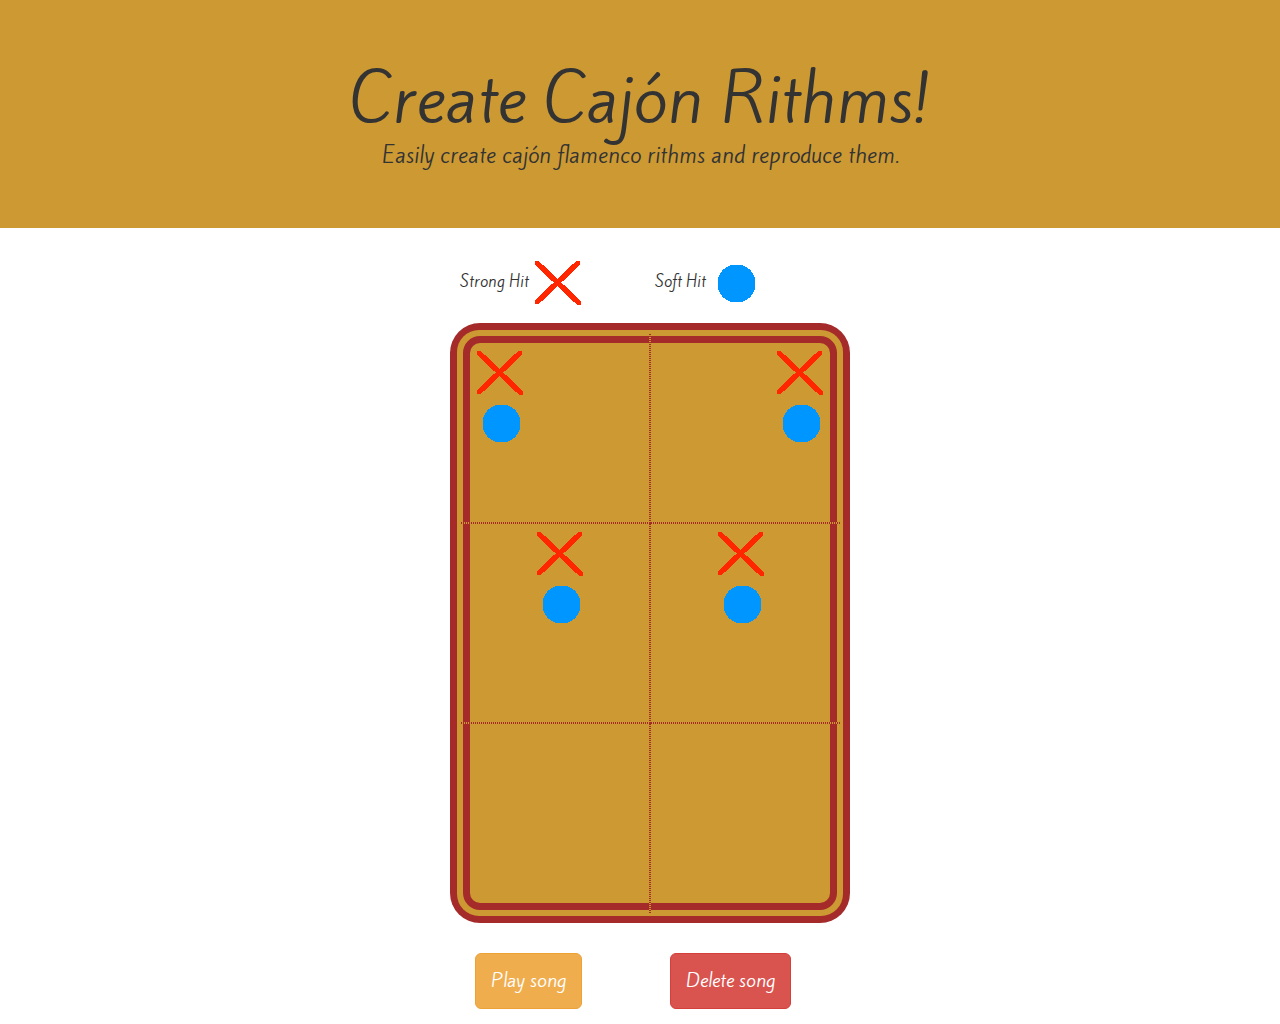
<file: index.html>
<!DOCTYPE html>
<html lang="en">
  <head>
    <meta charset="utf-8">
    <meta name="viewport" content="width=device-width, initial-scale=1.0">
    <meta name="description" content="">
    <meta name="author" content="">
    <link href='http://fonts.googleapis.com/css?family=Kite+One' rel='stylesheet' type='text/css'>
    
    <title>Play Cajon</title>

    <!-- Bootstrap core CSS -->
    <link href="css/bootstrap.css" rel="stylesheet">
    <link href="css/cajon.css" rel="stylesheet">

    <!-- HTML5 shim and Respond.js IE8 support of HTML5 elements and media queries -->
    <!--[if lt IE 9]>
      <script src="../../assets/js/html5shiv.js"></script>
      <script src="../../assets/js/respond.min.js"></script>
    <![endif]-->

    <!-- Custom styles for this template -->
  </head>
<!-- NAVBAR
================================================== -->
  <body>
    <div class="jumbotron">
      <div class="container">
        <h1>Create Cajón Rithms!</h1>
        <p>Easily create cajón flamenco rithms and reproduce them.</p>
      </div>
    </div>
    <div class="container">
        <div class="row">
            <div class="col-md-2 col-md-offset-4">
                Strong Hit
                <img src="img/fuerte.png" />
            </div>
            <div class="col-md-2">
                Soft Hit
                <img src="img/flojo.png" />
            </div>
        </div>
        <div class="cajon">
            <div class="row">
                <div class="col-md-2 col-md-offset-4 cajon-piece cajon-top cajon-left">
                    <div class="row">
                        <div class="col-md-6 agudo-a"><img class="hit-control" src="img/fuerte.png" /></div>
                        <div class="col-md-6 cajon-empty"><img class="hit-control" src="img/nothing.png" /></div>
                    </div>
                    <div class="row">
                        <div class="col-md-6 agudo-b"><img class="hit-control" src="img/flojo.png" /></div>
                        <div class="col-md-6 cajon-empty"><img class="hit-control" src="img/nothing.png" /></div>
                    </div>
                </div>
                <div class="col-md-2 cajon-piece cajon-top cajon-right">
                    <div class="row">
                        <div class="col-md-6 cajon-empty"><img class="hit-control" src="img/nothing.png" /></div>
                        <div class="col-md-6 agudo-a"><img class="hit-control" src="img/fuerte.png" /></div>
                    </div>
                    <div class="row">
                        <div class="col-md-6 cajon-empty"><img class="hit-control" src="img/nothing.png" /></div>
                        <div class="col-md-6 agudo-b"><img class="hit-control" src="img/flojo.png" /></div>
                    </div>
                </div>
            </div>
            <div class="row">
                <div class="col-md-2 col-md-offset-4 cajon-piece cajon-left">
                    <div class="grave-a"><img class="hit-control" src="img/fuerte.png" /></div>
                    <div class="grave-b"><img class="hit-control" src="img/flojo.png" /></div>
                </div>
                <div class="col-md-2 cajon-piece cajon-right">
                    <div class="grave-a"><img class="hit-control" src="img/fuerte.png" /></div>
                    <div class="grave-b"><img class="hit-control" src="img/flojo.png" /></div>
                </div>
            </div>
            <div class="row">
                <div class="col-md-2 col-md-offset-4 cajon-piece cajon-bottom cajon-left">
                </div>
                <div class="col-md-2 cajon-piece cajon-bottom cajon-right">
                </div>
            </div>
        </div>        
        <div class="row">
            <div class="col-md-2 col-md-offset-4">
                <button class="btn btn-lg btn-warning song-control" id="play_song">Play song</button>
            </div>
            <div class="col-md-2">
                <button class="btn btn-lg btn-danger song-control" id="delete_song">Delete song</button>
            </div>
        </div>
    </div>

    <!-- Bootstrap core JavaScript
    ================================================== -->
    <!-- Placed at the end of the document so the pages load faster -->
    <script src="lib/vendor/jquery-1.8.2.min.js"></script>
    <script src="lib/vendor/bootstrap.min.js"></script>
    <script src="lib/vendor/mousetrap.min.js"></script>
    <script src="lib/vendor/buzz.min.js"></script>
    <script src="app/app.js"></script>
  </body>
  <script type="text/javascript">
  </script>
</html>
</file>
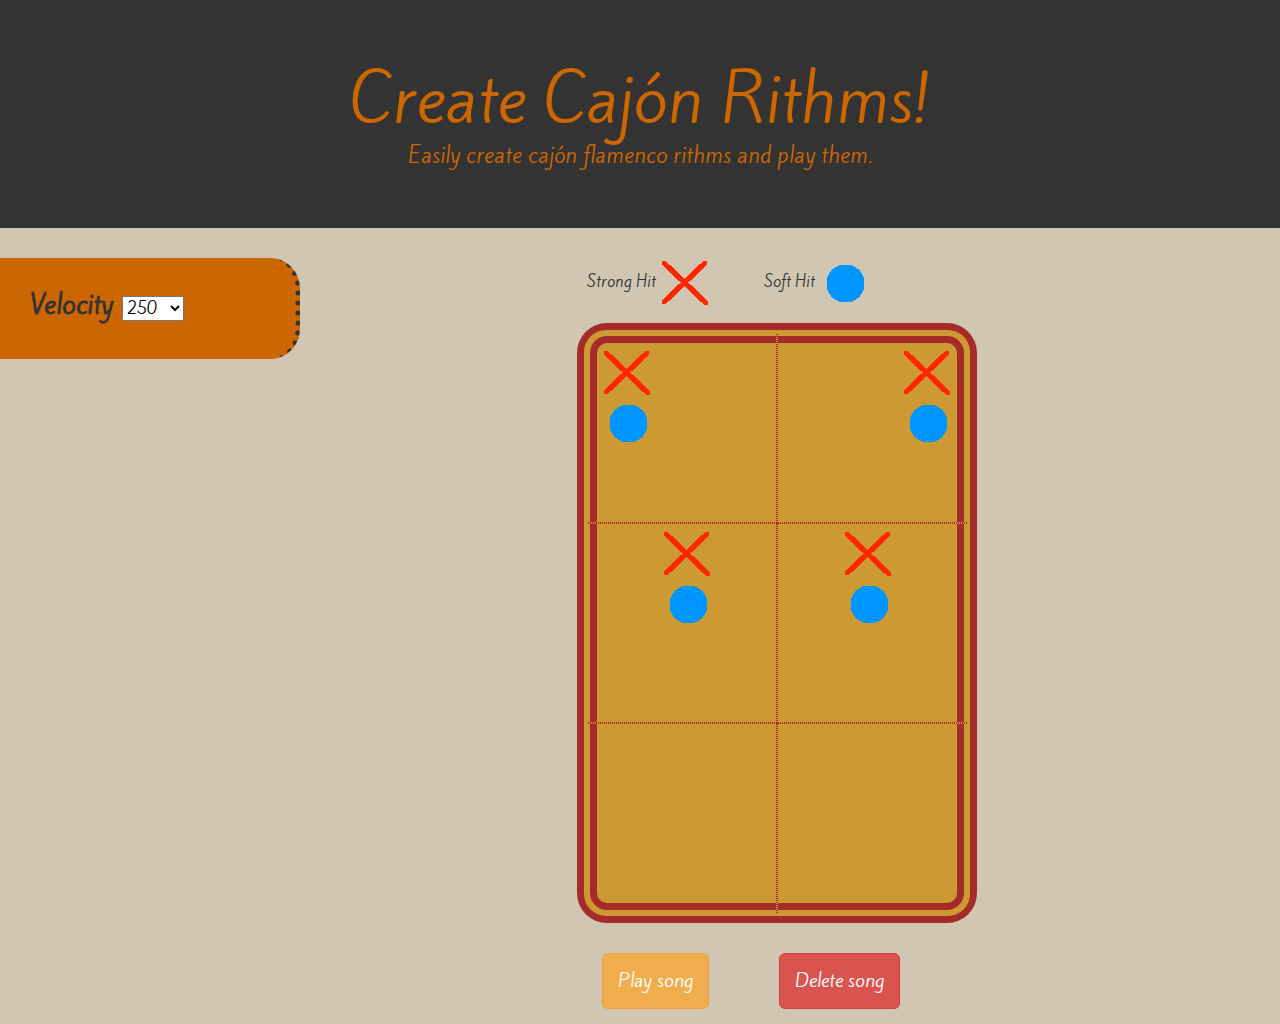
<file: public/index.html>
<!DOCTYPE html>
<html lang="en">
  <head>
    <meta charset="utf-8">
    <meta name="viewport" content="width=device-width, initial-scale=1.0">
    <meta name="description" content="">
    <meta name="author" content="">
    <link href='http://fonts.googleapis.com/css?family=Kite+One' rel='stylesheet' type='text/css'>
    
    <title>Play Cajon</title>

    <!-- Bootstrap core CSS -->
    <link href="css/bootstrap.css" rel="stylesheet">
    <link href="css/cajon.css" rel="stylesheet">
    <link href="css/app.css" rel="stylesheet">

    <!-- HTML5 shim and Respond.js IE8 support of HTML5 elements and media queries -->
    <!--[if lt IE 9]>
      <script src="../../assets/js/html5shiv.js"></script>
      <script src="../../assets/js/respond.min.js"></script>
    <![endif]-->

    <!-- Custom styles for this template -->
  </head>
<!-- NAVBAR
================================================== -->
  <body>
    <div class="jumbotron">
      <div class="container">
        <h1>Create Cajón Rithms!</h1>
        <p>Easily create cajón flamenco rithms and play them.</p>
      </div>
    </div>
    <div class="row">
        <div class="col-md-2">
            <div class="side-menu">
                <label>Velocity</label>
                <select id="speed">
                    <option value="250">250</option>
                    <option value="500">500</option>
                    <option value="1000">1000</option>
                </select>
            </div>
        </div>
        <div class="col-md-10">
            <div class="container">
                <div class="row">
                    <div class="col-md-2 col-md-offset-4">
                        Strong Hit
                        <img src="img/fuerte.png" />
                    </div>
                    <div class="col-md-2">
                        Soft Hit
                        <img src="img/flojo.png" />
                    </div>
                </div>
                <div class="cajon">
                    <div class="row">
                        <div class="col-md-2 col-md-offset-4 cajon-piece cajon-top cajon-left">
                            <div class="row">
                                <div class="col-md-6 agudo-a"><img class="hit-control" src="img/fuerte.png" /></div>
                                <div class="col-md-6 cajon-empty"><img class="hit-control" src="img/nothing.png" /></div>
                            </div>
                            <div class="row">
                                <div class="col-md-6 agudo-b"><img class="hit-control" src="img/flojo.png" /></div>
                                <div class="col-md-6 cajon-empty"><img class="hit-control" src="img/nothing.png" /></div>
                            </div>
                        </div>
                        <div class="col-md-2 cajon-piece cajon-top cajon-right">
                            <div class="row">
                                <div class="col-md-6 cajon-empty"><img class="hit-control" src="img/nothing.png" /></div>
                                <div class="col-md-6 agudo-a"><img class="hit-control" src="img/fuerte.png" /></div>
                            </div>
                            <div class="row">
                                <div class="col-md-6 cajon-empty"><img class="hit-control" src="img/nothing.png" /></div>
                                <div class="col-md-6 agudo-b"><img class="hit-control" src="img/flojo.png" /></div>
                            </div>
                        </div>
                    </div>
                    <div class="row">
                        <div class="col-md-2 col-md-offset-4 cajon-piece cajon-left">
                            <div class="grave-a"><img class="hit-control" src="img/fuerte.png" /></div>
                            <div class="grave-b"><img class="hit-control" src="img/flojo.png" /></div>
                        </div>
                        <div class="col-md-2 cajon-piece cajon-right">
                            <div class="grave-a"><img class="hit-control" src="img/fuerte.png" /></div>
                            <div class="grave-b"><img class="hit-control" src="img/flojo.png" /></div>
                        </div>
                    </div>
                    <div class="row">
                        <div class="col-md-2 col-md-offset-4 cajon-piece cajon-bottom cajon-left">
                            </div>
                        <div class="col-md-2 cajon-piece cajon-bottom cajon-right">
                        </div>
                    </div>
                </div>        
                <div class="row">
                    <div class="col-md-2 col-md-offset-4">
                        <button class="btn btn-lg btn-warning song-control" id="play_song">Play song</button>
                    </div>
                    <div class="col-md-2">
                        <button class="btn btn-lg btn-danger song-control" id="delete_song">Delete song</button>
                    </div>
                </div>
            </div>
        </div>
    </div>

    <!-- Bootstrap core JavaScript
    ================================================== -->
    <!-- Placed at the end of the document so the pages load faster -->
    <script src="lib/vendor/jquery-1.8.2.min.js"></script>
    <script src="lib/vendor/bootstrap.min.js"></script>
    <script src="lib/vendor/mousetrap.min.js"></script>
    <script src="lib/vendor/buzz.min.js"></script>
    <script src="app/app.js"></script>
  </body>
  <script type="text/javascript">
  </script>
</html>
</file>
<file: css/cajon.css>
body{
	font-family: "Kite One";
	font-size: 15px;
}
h1{
	font-family: "Kite One";
	font-size: 100px;
}
.cajon{
	margin: 15px;
}
.cajon-piece{
	background-color: #cc9933;
	width: 200px;
	height: 200px;
	padding: 5px;
	text-align: center;
	vertical-align: middle;
	border: 1px dotted brown;
}

.cajon-piece.cajon-top{
	border-top-width: 20px;
	border-top-color: brown;
	border-top-style: double;
}

.cajon-piece.cajon-top.cajon-left{
	border-top-left-radius: 2em;
	text-align: left;
}

.cajon-piece.cajon-top.cajon-right{
	border-top-right-radius: 2em;
	text-align: right;
}

.cajon-piece.cajon-bottom.cajon-right{
	border-bottom-right-radius: 2em;
}

.cajon-piece.cajon-bottom.cajon-left{
	border-bottom-left-radius: 2em;
}

.cajon-piece.cajon-bottom{
	border-bottom-width: 20px;
	border-bottom-color: brown;
	border-bottom-style: double;
}

.cajon-piece.cajon-right{
	border-right-width: 20px;
	border-right-color: brown;
	border-right-style: double;
}

.cajon-piece.cajon-left{
	border-left-width: 20px;
	border-left-color: brown;
	border-left-style: double;
}

.song-control{
	padding: 15px;
	margin: 15px;
}

/*.agudo-a, .grave-a{
	background-image: url('../img/fuerte.png');
	background-repeat: no-repeat;
	width: 50px;
	height: 50px;
}

.agudo-b, .grave-b{
	background-image: url('../img/flojo.png');
	background-repeat: no-repeat;
	width: 50px;
	height: 50px;
}

.cajon-empty{
	background-image: url('../img/nothing.png');
	background-repeat: no-repeat;
	width: 50px;
	height: 50px;
}*/

.jumbotron{
	text-align: center;
	background-color: #cc9933;
</file>
<file: public/css/cajon.css>
.cajon{
	margin: 15px;
}
.cajon-piece{
	background-color: #cc9933;
	width: 200px;
	height: 200px;
	padding: 5px;
	text-align: center;
	vertical-align: middle;
	border: 1px dotted brown;
}

.cajon-piece.cajon-top{
	border-top-width: 20px;
	border-top-color: brown;
	border-top-style: double;
}

.cajon-piece.cajon-top.cajon-left{
	border-top-left-radius: 2em;
	text-align: left;
}

.cajon-piece.cajon-top.cajon-right{
	border-top-right-radius: 2em;
	text-align: right;
}

.cajon-piece.cajon-bottom.cajon-right{
	border-bottom-right-radius: 2em;
}

.cajon-piece.cajon-bottom.cajon-left{
	border-bottom-left-radius: 2em;
}

.cajon-piece.cajon-bottom{
	border-bottom-width: 20px;
	border-bottom-color: brown;
	border-bottom-style: double;
}

.cajon-piece.cajon-right{
	border-right-width: 20px;
	border-right-color: brown;
	border-right-style: double;
}

.cajon-piece.cajon-left{
	border-left-width: 20px;
	border-left-color: brown;
	border-left-style: double;
}

.song-control{
	padding: 15px;
	margin: 15px;
}

/*.agudo-a, .grave-a{
	background-image: url('../img/fuerte.png');
	background-repeat: no-repeat;
	width: 50px;
	height: 50px;
}

.agudo-b, .grave-b{
	background-image: url('../img/flojo.png');
	background-repeat: no-repeat;
	width: 50px;
	height: 50px;
}

.cajon-empty{
	background-image: url('../img/nothing.png');
	background-repeat: no-repeat;
	width: 50px;
	height: 50px;
}*/
</file>
<file: public/css/app.css>
body{
	font-family: "Kite One";
	font-size: 15px;
	background-color: #D0C6B1;
}

h1{
	font-family: "Kite One";
	font-size: 100px;
}

.jumbotron{
	text-align: center;
	background-color: #333333;
	color: #cc6600;
}

.side-menu{
	padding: 25px;
	width: 300px;
	background-color: #cc6600;
	border-right-width: 5px;
	border-right-color: #333333;
	border-right-style: dotted;
	border-top-right-radius: 2em;
	border-bottom-right-radius: 2em;
}

label{
	padding: 5px;
	font-size: 25px;
}
</file>
